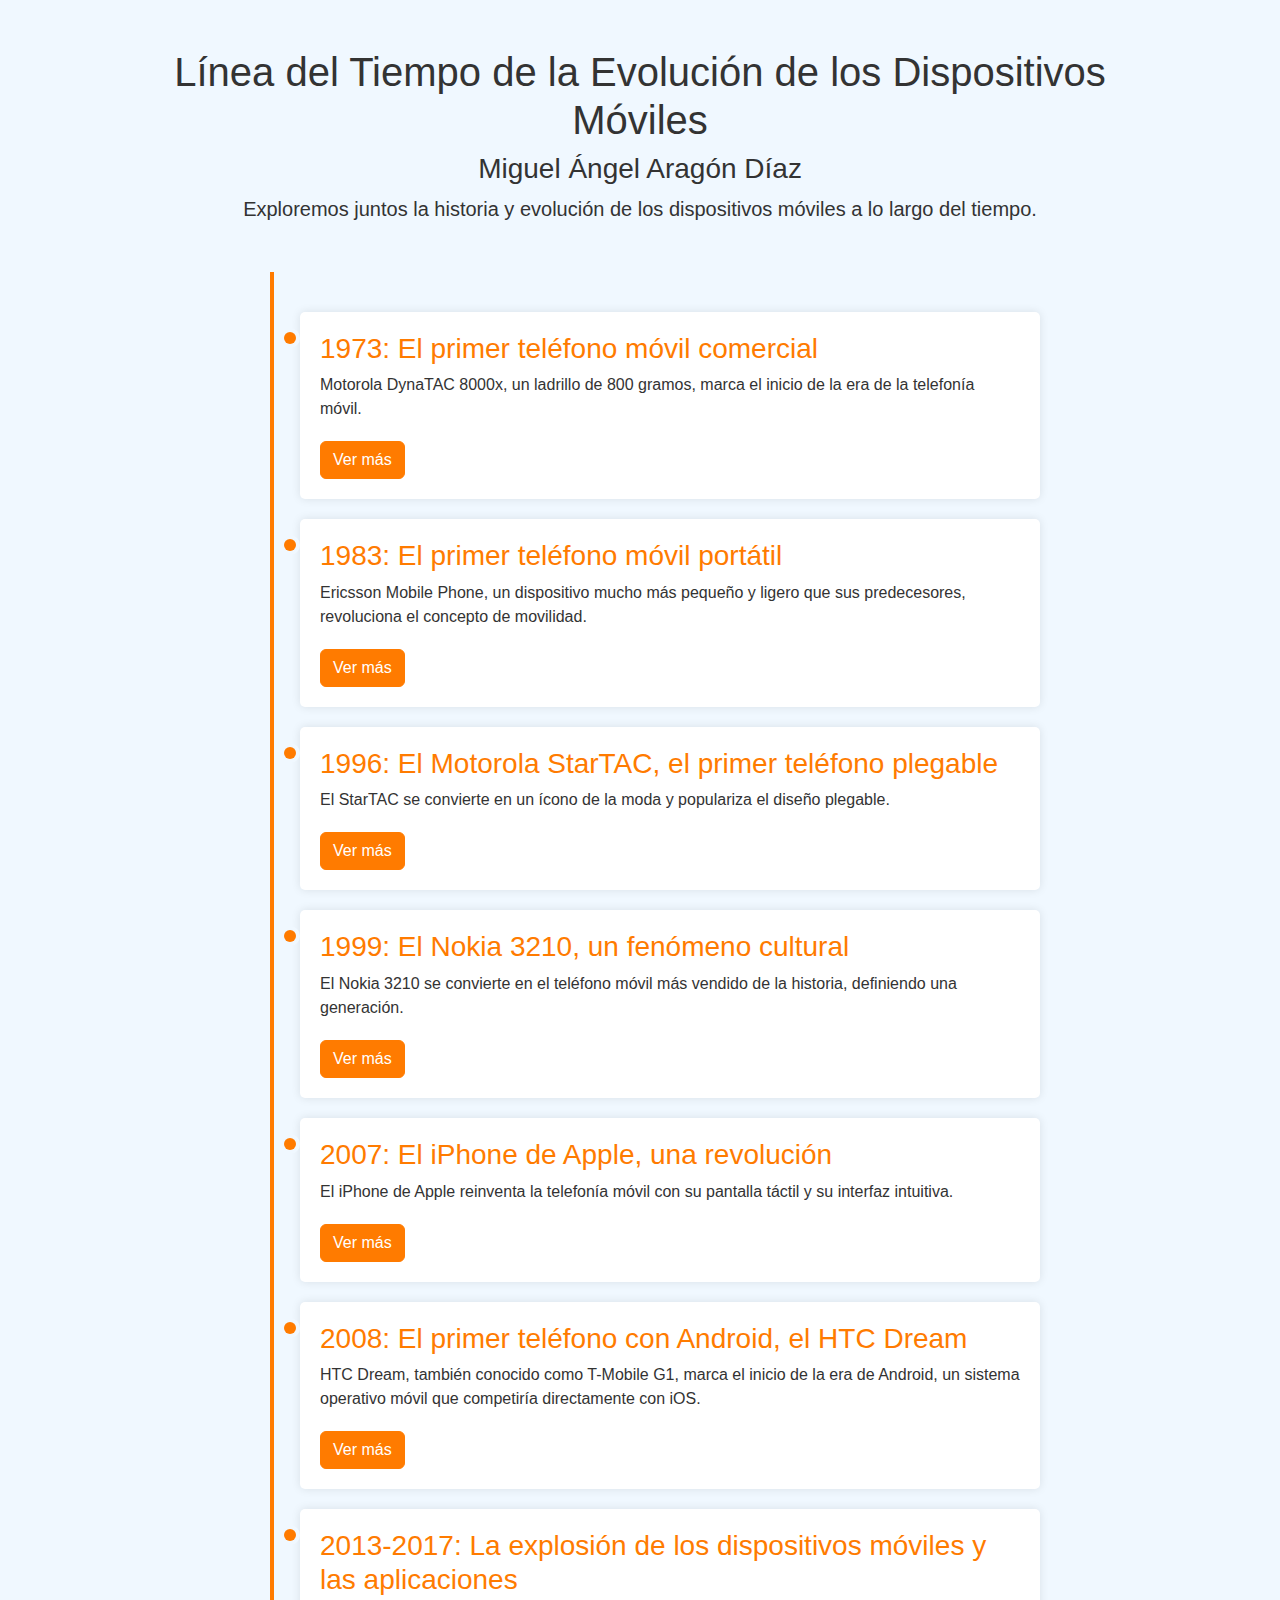
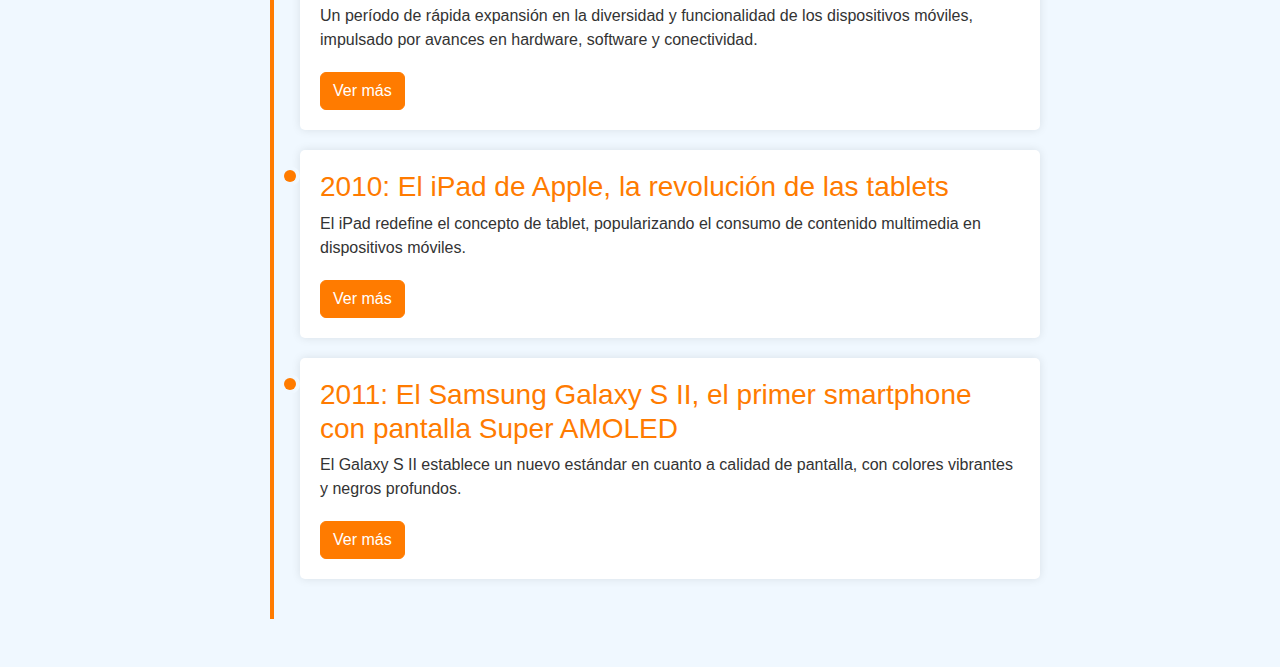
<file: index.html>
<!DOCTYPE html>
<html lang="es">
    <head>
        <meta charset="UTF-8">
        <meta name="viewport" content="width=device-width, initial-scale=1.0">
        <title>Línea del Tiempo de Dispositivos Móviles</title>
        <!-- Bootstrap CSS -->
        <link href="https://cdn.jsdelivr.net/npm/bootstrap@5.3.0/dist/css/bootstrap.min.css" rel="stylesheet">
        <link rel="stylesheet" href="style.css">
    </head>
    <body>
        <div class="container my-5">
            <!-- Título e Introducción -->
            <div class="text-center mb-5">
                <h1>Línea del Tiempo de la Evolución de los Dispositivos Móviles</h1>
                <h3>Miguel Ángel Aragón Díaz</h3>
                <p class="lead">Exploremos juntos la historia y evolución de los dispositivos móviles a lo largo del tiempo.</p>
            </div>
            <!-- Línea del Tiempo -->
            <div class="timeline" id="timeline-container">
                <!-- Los eventos se cargarán dinámicamente aquí -->
            </div>
        </div>

        <!-- Bootstrap JS and Popper.js -->
        <script src="https://cdn.jsdelivr.net/npm/bootstrap@5.3.0/dist/js/bootstrap.bundle.min.js"></script>
        <script>
            // Función para cargar eventos HTML de archivos
            function loadEvent(eventFile) {
                fetch(eventFile)
                    .then(response => response.text())
                    .then(data => {
                        document.getElementById('timeline-container').innerHTML += data;
                    })
                    .catch(error => console.error('Error al cargar el evento:', error));
            }
            // Cargar los eventos
            loadEvent('eventos/evento1.html');
            loadEvent('eventos/evento2.html');
            loadEvent('eventos/evento3.html');
            loadEvent('eventos/evento4.html');
            loadEvent('eventos/evento5.html');
            loadEvent('eventos/evento6.html');
            loadEvent('eventos/evento7.html');
            loadEvent('eventos/evento8.html');
            loadEvent('eventos/evento9.html');
        </script>
    </body>
</html>
</file>
<file: style.css>
/* General */
body {
    font-family: Arial, sans-serif;
    background-color: #f0f8ff;
    color: #333;
}

/* Contenedor principal */
.container {
    max-width: 1000px;
}

/* Línea de tiempo */
.timeline {
    position: relative;
    margin: 0 auto;
    padding: 20px 0;
    width: 100%;
    max-width: 800px;
}

.timeline::before {
    content: '';
    position: absolute;
    top: 0;
    left: 30px;
    width: 4px;
    height: 100%;
    background: #ff7b00;
    z-index: 1;
}

.timeline-event {
    position: relative;
    margin: 20px 0;
    padding: 20px;
    background: #ffffff;
    border-radius: 5px;
    box-shadow: 0 0 10px rgba(0, 0, 0, 0.1);
    width: calc(100% - 60px);
    margin-left: 60px;
    z-index: 2;
}

.timeline-event::before {
    content: '';
    position: absolute;
    top: 20px;
    left: -16px;
    width: 12px;
    height: 12px;
    background: #ff7b00;
    border-radius: 50%;
    box-shadow: 0 0 0 4px #f0f8ff;
    z-index: 3;
}

.timeline-event h3 {
    margin-top: 0;
    color: #ff7b00;
}

.timeline-event p {
    margin-bottom: 10px;
    color: #333;
}

.timeline-event button {
    margin-top: 10px;
    background-color: #ff7b00;
    border-color: #ff7b00;
}

/* Modal */
.modal-body {
    padding: 20px;
    background-color: #f8f9fa;
}

/* Carrusel */
.carousel {
    margin-top: 20px;
}

.carousel img {
    border-radius: 8px;
    box-shadow: 0 4px 8px rgba(0, 0, 0, 0.1);
}

/* Acordeón */
.accordion {
    margin-top: 20px;
}

.accordion-button {
    background-color: #ffffff;
    color: #333;
    font-weight: bold;
    border: 1px solid #ddd;
}

.accordion-button:not(.collapsed) {
    color: #ff7b00;
    background-color: #e9ecef;
    border-color: #ff7b00;
}

.accordion-body {
    background-color: #ffffff;
    border: 1px solid #ddd;
    border-top: none;
    padding: 15px;
}

.accordion-body ul {
    padding-left: 20px;
    list-style-type: disc;
}

.accordion-body ul li {
    margin-bottom: 10px;
}

.accordion-body a {
    color: #ff7b00;
    text-decoration: none;
}

.accordion-body a:hover {
    text-decoration: underline;
}

/* Video */
.modal-body iframe {
    margin-top: 20px;
    border: 2px solid #ddd;
    border-radius: 8px;
    box-shadow: 0 4px 8px rgba(0, 0, 0, 0.1);
}

/* Ajustes generales para modal */
.modal-content {
    border-radius: 10px;
    overflow: hidden;
    box-shadow: 0 4px 20px rgba(0, 0, 0, 0.2);
}

.modal-header {
    background-color: #ff7b00;
    color: white;
    border-bottom: 1px solid #ddd;
    padding: 15px;
}

.modal-title {
    font-size: 1.5rem;
}

.modal-header .btn-close {
    color: white;
    opacity: 1;
}

.modal-header .btn-close:hover {
    color: #ccc;
}

/* Responsividad */
@media (max-width: 768px) {
    .modal-dialog {
        margin: 10px;
    }
    .modal-body iframe {
        height: 200px;
    }
    .carousel img {
        height: auto;
    }
}
</file>
